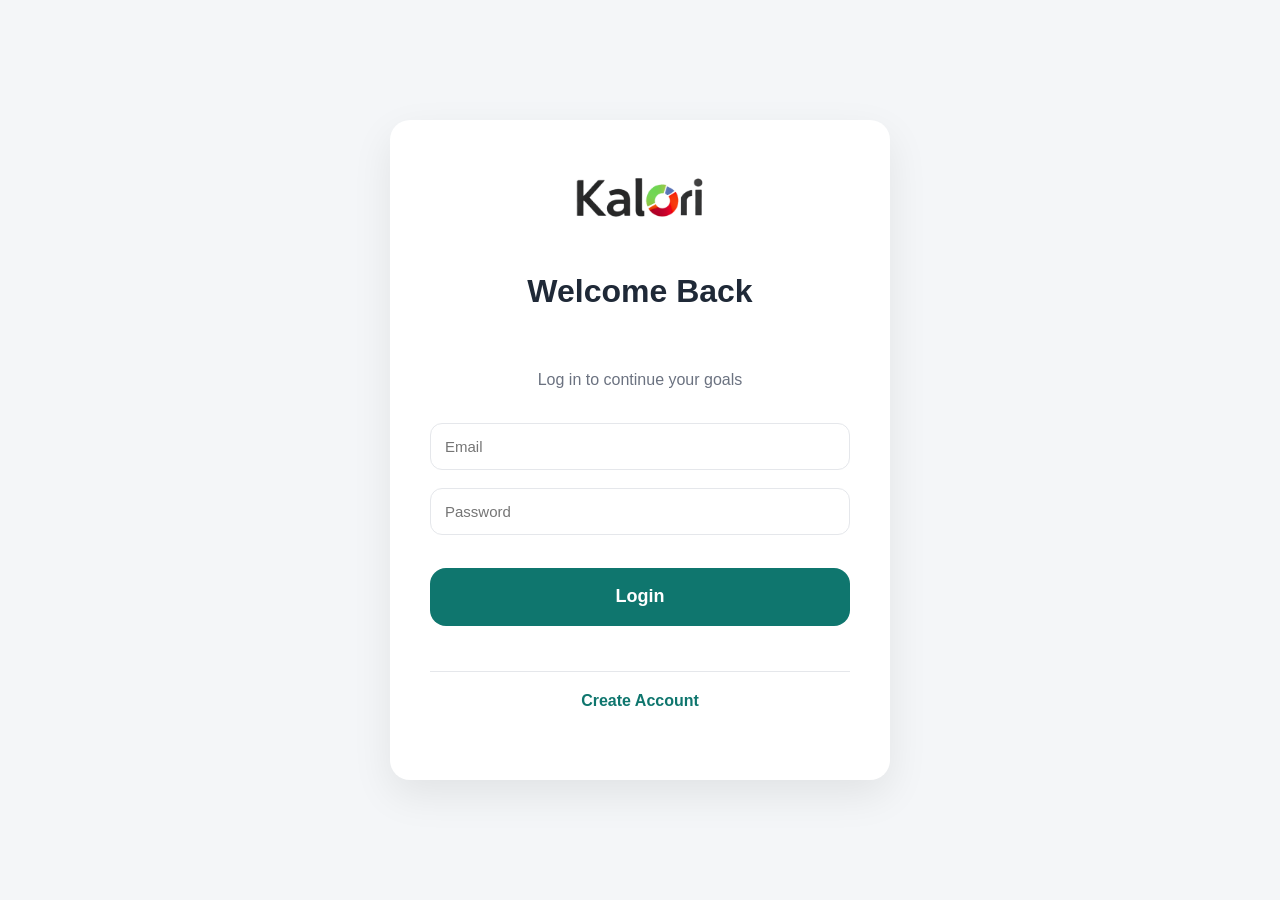
<file: index.html>
<!DOCTYPE html>
<html lang="en">
<head>
  <meta charset="UTF-8">
  <meta name="viewport" content="width=device-width, initial-scale=1.0">
  <title>Calories Tracker</title>
  <link rel="stylesheet" href="styles.css">
</head>

<body class="auth-page">

  <main class="auth-container">
    <div class="auth-card">

       <img src="/assets/logo.png" class="auth-logo" alt="Kalori Logo">

    <h1 class="auth-title">Welcome Back</h1>
    <p class="auth-sub">Log in to continue your goals</p>


      <form onsubmit="event.preventDefault(); login();">
        <input type="email" id="email" placeholder="Email" required>
        <input type="password" id="password" placeholder="Password" required>

        <button class="primary-btn" type="submit">Login</button>
      </form>

     <a href="/signup.html" class="auth-link">
  Create Account
</a>


      <div id="status" class="auth-status"></div>

    </div>
  </main>

<script type="module" src="./js/login.js"></script>
</body>
</html>
</file>
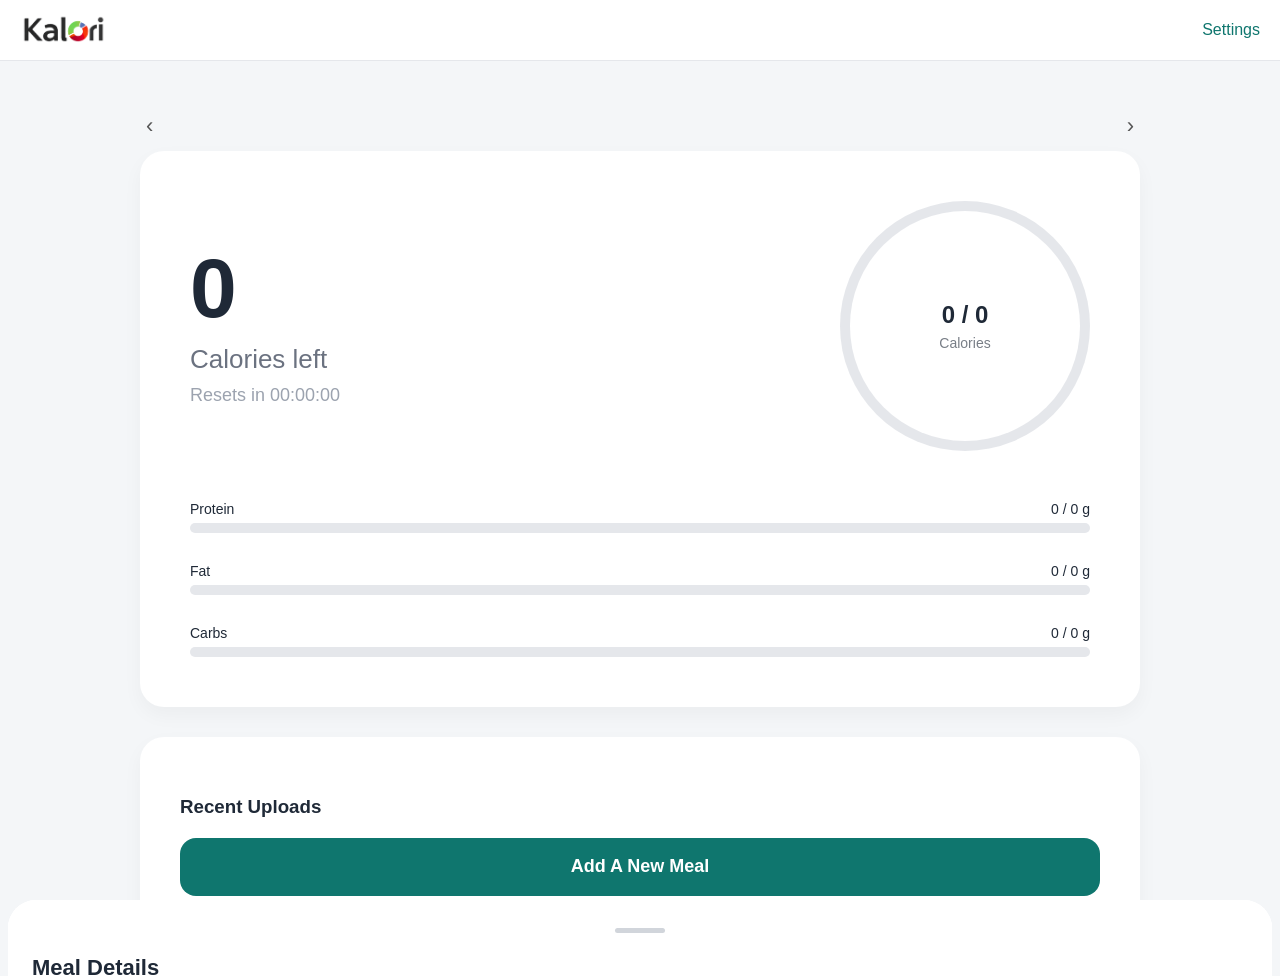
<file: dashboard.html>
<!DOCTYPE html>
<html lang="en">
<head>
  <meta charset="UTF-8" />
  <meta name="viewport" content="width=device-width, initial-scale=1.0" />
  <title>Dashboard</title>
  <link rel="stylesheet" href="styles.css" />
</head>

<body>

  <!-- TOP BAR -->
  <header class="top-bar">
  <div class="top-left">
  <img src="/assets/logo.png" class="header-logo" alt="Logo">
</div>
    <a href="settings.html" class="settings-link">Settings</a>
  </header>

  <main class="container">

  <!-- WEEK STRIP -->
 <div class="week-nav">
  <button id="prevWeekBtn" class="week-arrow">‹</button>
  <div id="weekStrip" class="week-strip"></div>
  <button id="nextWeekBtn" class="week-arrow">›</button>
</div>

  <!-- TOP SECTION (Circle + Summary Side by Side) -->
  <div class="top-section card">

  <!-- TOP ROW -->
  <div class="top-row">

    <div class="goal-main">
      <div id="goalBigNumber" class="goal-big">0</div>
      <div id="goalLabel" class="goal-label">Calories left</div>
      <div id="goalSubtext" class="goal-reset">Resets in 00:00:00</div>
    </div>

    <div class="ring-wrapper">
      <div id="caloriesRing" class="ring">
        <div class="ring-inner">
          <div id="ringNumber" class="ring-number">0 / 0</div>
          <div class="ring-label">Calories</div>
        </div>
      </div>
    </div>

  </div> <!-- END top-row -->


  <!-- MACROS BELOW (OUTSIDE top-row) -->
  <div class="macro-bars">

    <div class="macro-bar">
      <div class="macro-header">
        <span>Protein</span>
        <span id="proteinLabel">0 / 0 g</span>
      </div>
      <div class="bar-bg">
        <div class="bar-fill protein-fill" id="proteinBar"></div>
      </div>
    </div>

    <div class="macro-bar">
      <div class="macro-header">
        <span>Fat</span>
        <span id="fatLabel">0 / 0 g</span>
      </div>
      <div class="bar-bg">
        <div class="bar-fill fat-fill" id="fatBar"></div>
      </div>
    </div>

    <div class="macro-bar">
      <div class="macro-header">
        <span>Carbs</span>
        <span id="carbsLabel">0 / 0 g</span>
      </div>
      <div class="bar-bg">
        <div class="bar-fill carbs-fill" id="carbsBar"></div>
      </div>
    </div>

  </div>

</div>

  </div>

  <!-- DAILY LOG -->
  <section class="card">
    <h3>Recent Uploads</h3>
    <ul id="foodEntries"></ul>
    <button id="newEntryBtn" class="primary-btn">Add A New Meal</button>
  </section>

</main>


  <div id="sheetOverlay" class="sheet-overlay"></div>

  <div id="mealSheet" class="bottom-sheet">
    <div class="sheet-handle"></div>

    <div class="sheet-content">
      <h3>New Meal</h3>

      <input id="mealName" placeholder="What did you eat?" />

      <div class="sheet-actions">
        <button id="cancelMeal" class="secondary-btn">Cancel</button>
        <button id="saveMealBtn" class="primary-btn">Save</button>
      </div>
    </div>
  </div>



<!-- ===========================
     INGREDIENT EDIT SHEET
=========================== -->

<div id="ingredientEditSheet" class="bottom-sheet">
  <div class="sheet-handle"></div>

<div class="sheet-content">
  <h3>Edit Ingredient</h3>

  <div class="form-group">
    <label>Ingredient Name</label>
    <input id="ingredientName" type="text" />
  </div>

  <div class="form-group">
    <label>Quantity</label>
    <input id="ingredientQuantity" type="number" step="0.01" />
  </div>

  <p class="section-label">Per 1 Unit Nutrition</p>

  <div class="macro-input-grid">
    <div class="form-group">
      <label>Calories</label>
      <input id="ingredientCalories" type="number" step="0.01" />
    </div>

    <div class="form-group">
      <label>Protein (g)</label>
      <input id="ingredientProtein" type="number" step="0.01" />
    </div>

    <div class="form-group">
      <label>Carbs (g)</label>
      <input id="ingredientCarbs" type="number" step="0.01" />
    </div>

    <div class="form-group">
      <label>Fat (g)</label>
      <input id="ingredientFat" type="number" step="0.01" />
    </div>
  </div>

  <div class="sheet-actions">
    <button id="deleteIngredientBtn" class="secondary-btn">Delete</button>
    <button id="cancelIngredientBtn" class="secondary-btn">Cancel</button>
    <button id="saveIngredientBtn" class="primary-btn">Save</button>
  </div>
</div>
</div>




<div id="mealDetailSheet" class="bottom-sheet">
  <div class="sheet-handle"></div>

  <div class="sheet-content">
    <h3>Meal Details</h3>

    <div id="mealDetailList"></div>
<button id="addIngredientBtn" class="add-ingredient-btn">
  + Add Ingredient
</button>
    <div class="sheet-actions">
      <button id="closeMealDetail" class="primary-btn">Close</button>
    </div>
  </div>
</div>


  <script type="module" src="app.js"></script>

</body>
</html>
</file>
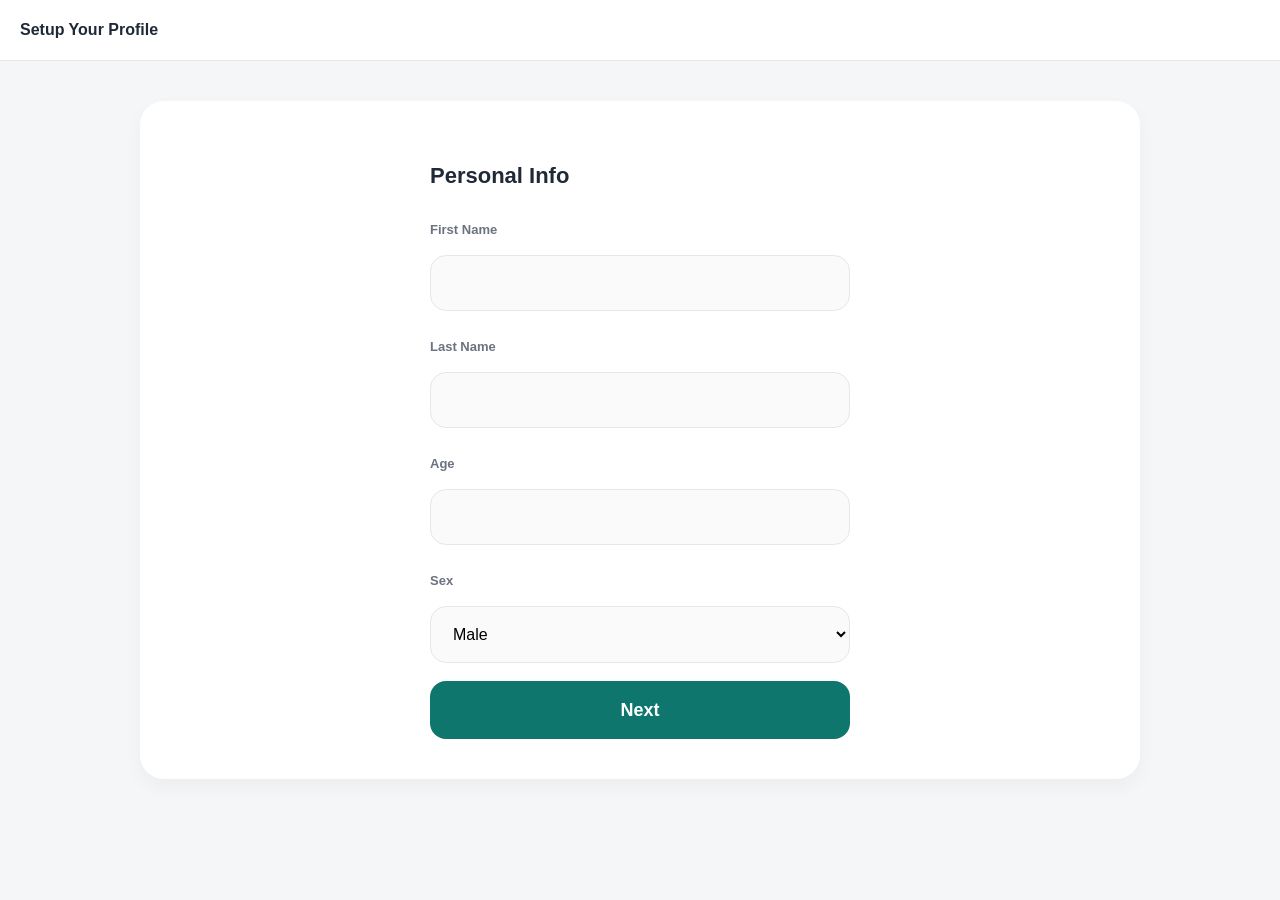
<file: onboarding.html>
<!DOCTYPE html>
<html lang="en">
<head>
  <meta charset="UTF-8">
  <meta name="viewport" content="width=device-width, initial-scale=1.0">
  <title>Onboarding</title>
  <link rel="stylesheet" href="styles.css">
</head>
<body>
<header class="top-bar onboarding-header">
  <div>Setup Your Profile</div>
</header>

  <main class="container">
    <div class="card">
      <form id="onboardingForm">

        <!-- Step 1: Personal Info -->
        <div class="step" id="step-1">
          <h3>Personal Info</h3>
          <label>First Name</label>
          <input type="text" id="firstName" required>

          <label>Last Name</label>
          <input type="text" id="lastName" required>

          <label>Age</label>
          <input type="number" id="age" required>

          <label>Sex</label>
          <select id="sex">
            <option value="male">Male</option>
            <option value="female">Female</option>
          </select>

          <button type="button" onclick="nextStep(2)" class="primary-btn">Next</button>
        </div>

        <!-- Step 2: Body Info -->
        <div class="step" id="step-2" style="display:none;">
          <h3>Body Info</h3>

          <label>Height (cm)</label>
          <input type="number" id="height" placeholder="e.g., 170" required>
  

         <label>Weight (kg)</label>
        <input type="number" id="weight" required>

          
          
          <label>Activity Level</label>
          <select id="activityMultiplier">
            <option value="1.2">Sedentary</option>
            <option value="1.35">Light Activity</option>
            <option value="1.55">Moderate</option>
            <option value="1.75">Very Active</option>
          </select>
          

          <button type="button" onclick="nextStep(3)" class="primary-btn">Next</button>
        </div>

        <!-- Step 3: Goal -->
        <div class="step" id="step-3" style="display:none;">
          <h3>Your Goal</h3>
          <select id="goal">
           <option value="lose">Lose weight</option>
            <option value="maintain">Maintain weight</option>
            <option value="gain">Gain weight</option>

          </select>

          <div id="weightloss_box" style="display:none;">
            <label>Weight Loss Speed</label>
            <select id="weightLossSpeed">
              <option value="slow">Slow</option>
              <option value="moderate">Moderate</option>
              <option value="aggressive">Aggressive</option>
            </select>
          </div>

          <button type="button" onclick="finishOnboarding()" class="primary-btn">Finish</button>
        </div>

      </form>
    </div>
  </main>

  <script type="module" src="./js/onboarding.js"></script>
</body>
</html>
</file>
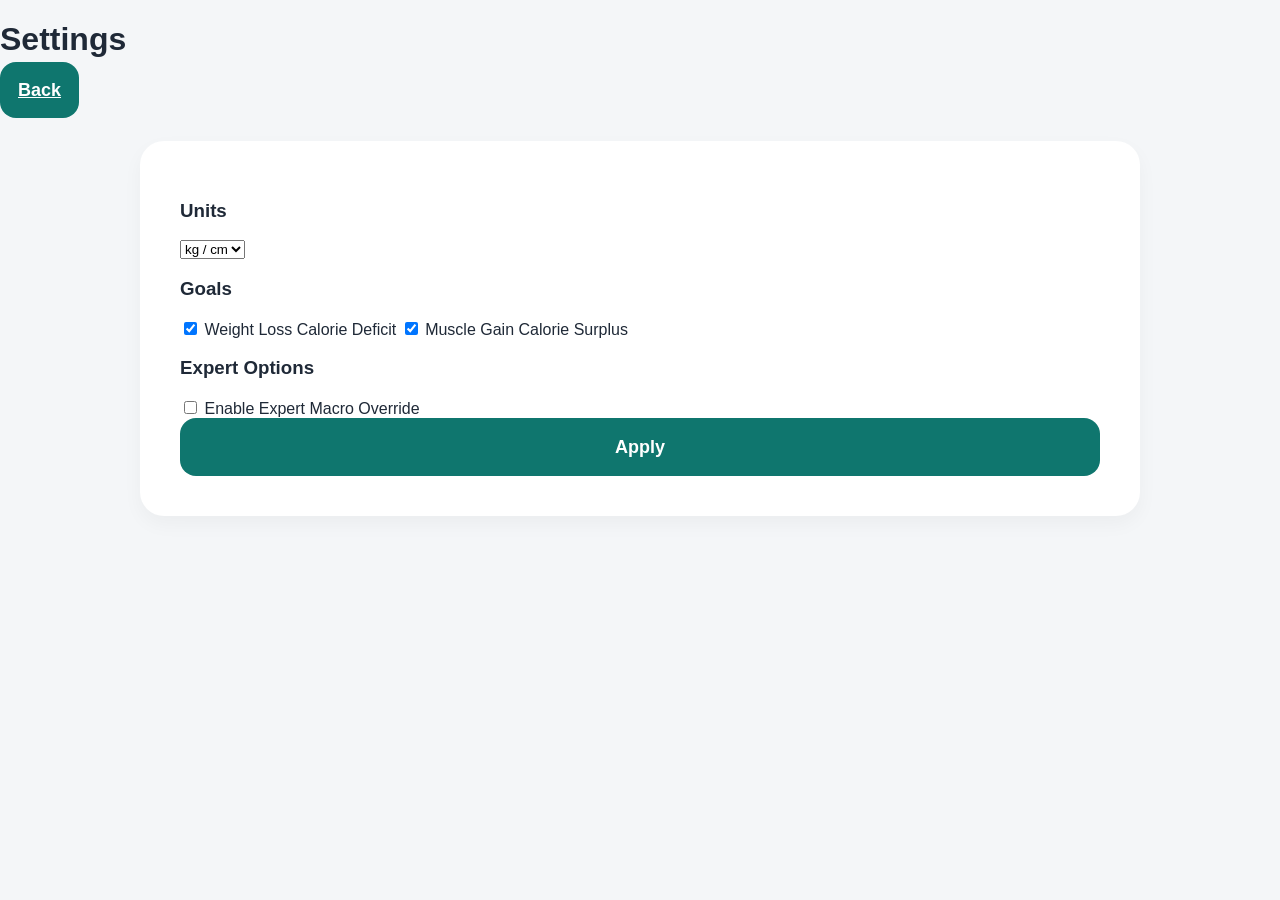
<file: settings.html>
<!DOCTYPE html>
<html lang="en">
<head>
  <meta charset="UTF-8">
  <meta name="viewport" content="width=device-width, initial-scale=1.0">
  <title>Settings</title>
  <link rel="stylesheet" href="styles.css">
</head>
<body>
  <header class="navbar">
    <h1>Settings</h1>
    <a href="dashboard.html" class="primary-btn">Back</a>
  </header>

  <main class="container">
    <div class="card">
      <form id="settingsForm">

        <!-- Units -->
        <h3>Units</h3>
        <select id="unitSelect">
          <option value="metric">kg / cm</option>
          <option value="imperial">lb / ft</option>
        </select>

        <!-- Goal Toggles -->
        <h3>Goals</h3>
        <label class="toggle">
          <input type="checkbox" id="deficitToggle">
          <span>Weight Loss Calorie Deficit</span>
        </label>

        <label class="toggle">
          <input type="checkbox" id="surplusToggle">
          <span>Muscle Gain Calorie Surplus</span>
        </label>

        <!-- Expert Macro Override -->
        <h3>Expert Options</h3>
        <label class="toggle">
          <input type="checkbox" id="expertToggle">
          <span>Enable Expert Macro Override</span>
        </label>

        <!-- Apply / Save -->
        <button type="submit" class="primary-btn">Apply</button>

      </form>
    </div>
  </main>

  <script type="module" src="./js/settings.js"></script>
</body>
</html>
</file>
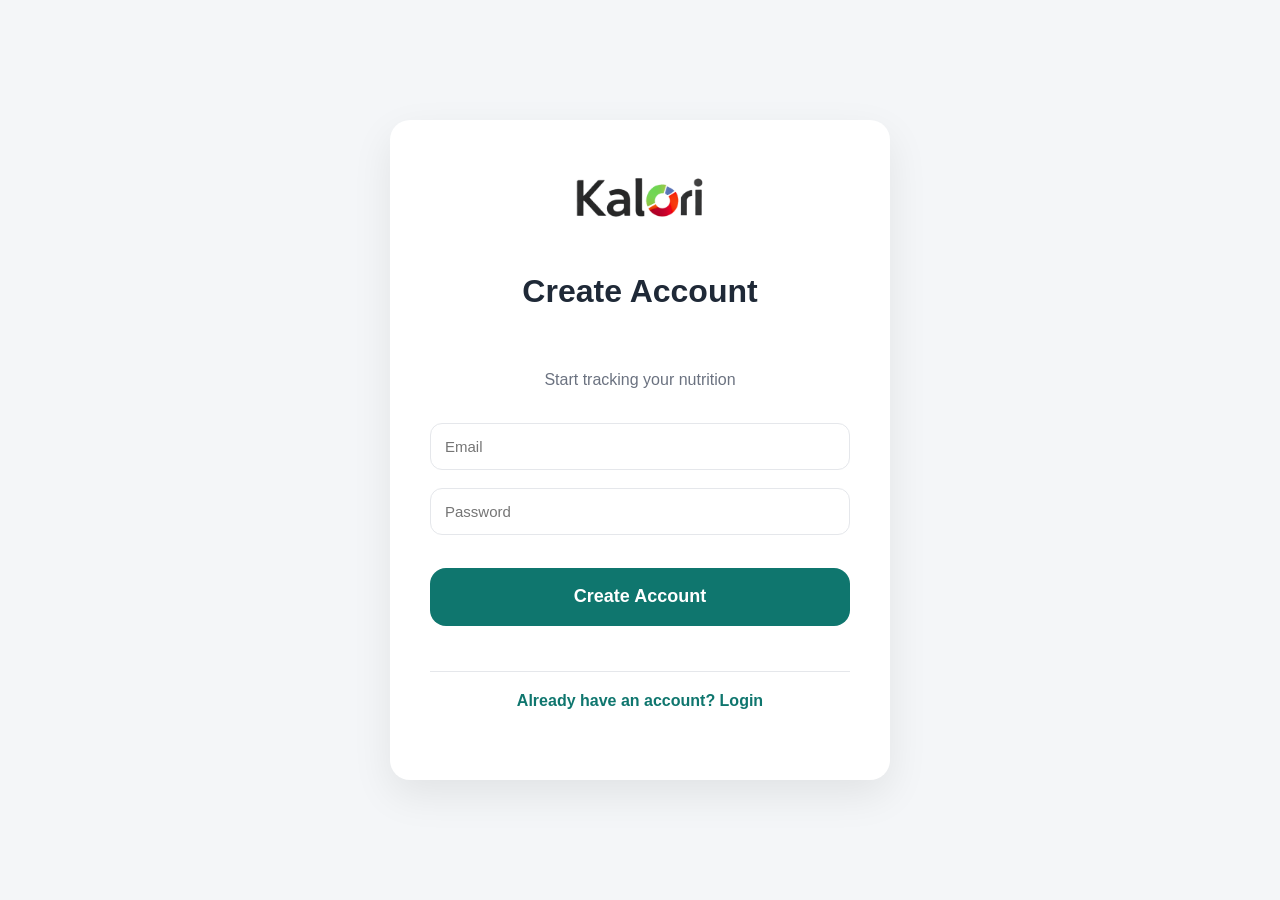
<file: signup.html>
<!DOCTYPE html>
<html lang="en">
<head>
  <meta charset="UTF-8">
  <meta name="viewport" content="width=device-width, initial-scale=1.0">
  <title>Create Account</title>
  <link rel="stylesheet" href="styles.css">
</head>
<body class="auth-page">

  <main class="auth-container">
    <div class="auth-card">
  <img src="/assets/logo.png" class="auth-logo" alt="Calorie Tracker Logo">

      <h1 class="auth-title">Create Account</h1>
      <p class="auth-sub">Start tracking your nutrition</p>

      <form onsubmit="event.preventDefault(); signup();">
        <input type="email" id="email" placeholder="Email" required>
        <input type="password" id="password" placeholder="Password" required>

        <button class="primary-btn" type="submit">Create Account</button>
      </form>

      <a href="/" class="auth-link">
        Already have an account? Login
      </a>

      <div id="status" class="auth-status"></div>

    </div>
  </main>

<script type="module" src="./js/login.js"></script>
</body>
</html>
</file>
<file: styles.css>
/* ========================================
   ROOT THEME VARIABLES
======================================== */

:root {
  --primary: #0f766e;
  --primary-light: #ecfdf5;
  --protein: #e05d52;
  --fat: #4f7bd9;
  --carbs: #3ca374;
  --bg: #f4f6f8;
  --card-bg: #ffffff;
  --border: #e5e7eb;
  --text-dark: #1f2937;
  --text-muted: #6b7280;
}

/* ========================================
   BASE
======================================== */

html, body {
  width: 100%;
  overflow-x: hidden;
}

body {
  margin: 0;
  font-family: -apple-system, BlinkMacSystemFont, "Segoe UI", sans-serif;
  background: var(--bg);
  color: var(--text-dark);
}

.container {
  width: 92%;
  max-width: 1000px;
  margin: 40px auto;
}

/* ========================================
   TOP BAR
======================================== */

.top-bar {
  height: 60px;
  background: var(--card-bg);
  border-bottom: 1px solid var(--border);
  display: flex;
  justify-content: space-between;
  align-items: center;
  padding: 0 20px;
  font-weight: 600;
}

.settings-link {
  text-decoration: none;
  color: var(--primary);
  font-weight: 500;
}

.header-logo {
  height: 32px;
}

/* ========================================
   CARDS
======================================== */

.card {
  background: var(--card-bg);
  border-radius: 24px;
  padding: 40px;
  box-shadow: 0 8px 20px rgba(0,0,0,0.04);
  margin-bottom: 30px;
}

/* ========================================
   BUTTONS
======================================== */

.primary-btn {
  background: var(--primary);
  color: white;
  border: none;
  width: 100%;
  height: 58px;
  padding: 18px;
  border-radius: 16px;
  font-size: 18px;
  font-weight: 600;
  cursor: pointer;
}

.primary-btn:hover {
  opacity: 0.9;
}

.secondary-btn {
  background: none;
  border: 1px solid var(--border);
  width: 100%;
  height: 58px;
  padding: 16px;
  border-radius: 16px;
  cursor: pointer;
}

/* ========================================
   WEEK STRIP
======================================== */

.week-strip {
  display: flex;
  width: 100%;
  gap: 6px;
  margin: 20px 0 30px;
}

.week-day {
  flex: 1;
  min-width: 0;
  display: flex;
  flex-direction: column;
  align-items: center;
  justify-content: center;
  padding: 12px 4px;
  border-radius: 18px;
  border: 1px solid var(--border);
  background: var(--card-bg);
  font-weight: 500;
  transition: all 0.2s ease;
}

.week-day.clickable:hover {
  background: #f8fafc;
}

.week-day.locked {
  opacity: 0.35;
  pointer-events: none;
}

.week-day.selected {
  background: #1e7f73;
  color: white;
  border: none;
  box-shadow: 0 6px 18px rgba(15,118,110,0.25);
  opacity: 1;
}

.week-day.today-outline {
  border: 2px solid #1e7f73;
  background: white;
  color: #1e7f73;
}

.week-day.view-only {
  opacity: 0.5;
}

.week-day.future {
  opacity: 0.3;
  pointer-events: none;
}

/* ========================================
   DASHBOARD TOP SECTION
======================================== */

.top-section {
  padding: 50px;
}

.top-row,
.dashboard-top {
  display: flex;
  justify-content: space-between;
  align-items: center;
  gap: 60px;
  margin-bottom: 50px;
}

.goal-main {
  flex: 1;
  display: flex;
  flex-direction: column;
  justify-content: center;
}

.goal-big {
  font-size: 84px;
  font-weight: 800;
  line-height: 1;
  letter-spacing: -2px;
}

.goal-label {
  font-size: 26px;
  margin-top: 14px;
  color: var(--text-muted);
}

.goal-reset {
  font-size: 18px;
  margin-top: 10px;
  color: #9ca3af;
}

/* ========================================
   RING (REFINED PREMIUM)
======================================== */

.ring-wrapper {
  position: relative;
  width: 250px;
  height: 250px;
  flex-shrink: 0;
}

.ring {
  position: relative;
  width: 100%;
  height: 100%;
  border-radius: 50%;
  background: conic-gradient(var(--primary) 0%, var(--border) 0%);
}

.ring::after {
  content: "";
  position: absolute;
  inset: 10px;   /* ⬅ thinner ring (was 18px) */
  background: var(--card-bg);
  border-radius: 50%;
  z-index: 1;
}

.ring-inner {
  position: absolute;
  inset: 0;
  display: flex;
  flex-direction: column;
  justify-content: center;
  align-items: center;
  z-index: 2;
  text-align: center;
}

.ring-number {
  font-weight: 700;
  font-size: 24px;   /* slightly larger now that there's room */
}

.ring-label {
  font-size: 14px;
  opacity: 0.6;
  margin-top: 6px;
}


.calories-text {
  position: absolute;
  inset: 0;
  display: flex;
  align-items: center;
  justify-content: center;
  font-weight: 600;
  font-size: 20px;
}

/* ========================================
   MACRO BARS
======================================== */

.macro-bars {
  display: flex;
  flex-direction: column;
  gap: 30px;
}

.macro-header {
  display: flex;
  justify-content: space-between;
  font-size: 14px;
  margin-bottom: 6px;
}

.bar-bg {
  width: 100%;
  height: 10px;
  background: var(--border);
  border-radius: 20px;
  overflow: hidden;
}

.bar-fill {
  height: 100%;
  width: 0%;
  border-radius: 20px;
  transition: width 0.4s ease;
}

.protein-fill { background: var(--protein); }
.fat-fill { background: var(--fat); }
.carbs-fill { background: var(--carbs); }

/* ========================================
   DAILY FOOD LOG
======================================== */

#foodEntries {
  list-style: none;
  padding: 0;
  margin: 20px 0;
}

.meal-row {
  display: flex;
  justify-content: space-between;
  padding: 14px 0;
  border-bottom: 1px solid var(--border);
}

.meal-name {
  font-weight: 500;
  text-transform: uppercase;
  font-size: 13px;
  letter-spacing: 0.03em;
}

.meal-macros {
  font-size: 13px;
  font-weight: 600;
   display: flex;
  gap: 14px;
}

.macro-protein { color: var(--protein); padding:0 10px 0 0; }
.macro-fat { color: var(--fat); padding:0 10px 0 0;}
.macro-carbs { color: var(--carbs); padding:0 10px 0 0;}

.delete-btn {
  background: none;
  border: none;
  cursor: pointer;
  color: var(--text-muted);
}

.delete-btn:hover {
  color: var(--protein);
}

/* ========================================
   AUTH PAGE
======================================== */

.auth-page {
  display: flex;
  justify-content: center;
  align-items: center;
  height: 100vh;
  background: var(--bg);
}

.auth-container {
  width: 100%;
  display: flex;
  justify-content: center;
}

.auth-card {
  background: white;
  padding: 50px 40px;
  border-radius: 20px;
  width: 100%;
  max-width: 420px;
  box-shadow: 0 15px 40px rgba(0,0,0,0.08);
  display: flex;
  flex-direction: column;
  gap: 20px;
}

.auth-title {
  font-size: 32px;
  font-weight: 700;
  text-align: center;
}

.auth-sub {
  text-align: center;
  color: var(--text-muted);
  margin-bottom: 10px;
  line-height: 1.6;
}

.auth-card input {
  padding: 14px;
  border-radius: 12px;
  border: 1px solid var(--border);
  font-size: 15px;
}

.auth-card input:focus {
  outline: none;
  border-color: var(--primary);
}

.auth-card form {
  display: flex;
  flex-direction: column;
  gap: 18px;
}

.auth-card .primary-btn {
  margin-top: 15px;
}

.auth-status {
  text-align: center;
  font-size: 14px;
  color: var(--protein);
}

.auth-link {
  text-align: center;
  font-weight: 600;
  color: var(--primary);
  text-decoration: none;
  margin-top: 25px;
  padding-top: 20px;
  border-top: 1px solid var(--border);
  display: block;
}

.auth-link:hover {
  opacity: 0.8;
}

.auth-logo {
  width: 140px;
  margin: 0 auto 10px auto;
  display: block;
}

/* ========================================
   ONBOARDING
======================================== */

#onboardingForm {
  display: flex;
  flex-direction: column;
  gap: 30px;
  max-width: 420px;
  margin: 0 auto;
}

.step {
  display: flex;
  flex-direction: column;
  gap: 18px;
}

.step h3 {
  font-size: 22px;
  font-weight: 700;
  margin-bottom: 5px;
}

.step label {
  font-size: 13px;
  font-weight: 600;
  color: var(--text-muted);
  margin-top: 10px;
}

.step input,
.step select {
  padding: 18px;
  border-radius: 16px;
  border: 1px solid var(--border);
  font-size: 16px;
  background: #fafafa;
  width: 100%;
  box-sizing: border-box;
}

.step input:focus,
.step select:focus {
  outline: none;
  border-color: var(--primary);
  background: white;
  box-shadow: 0 0 0 3px rgba(15,118,110,0.08);
}

/* ========================================
   BOTTOM SHEET
======================================== */

.sheet-overlay {
  position: fixed;
  inset: 0;
  background: rgba(0,0,0,0.35);
  backdrop-filter: blur(8px);
  opacity: 0;
  pointer-events: none;
  transition: opacity 0.25s ease;
  z-index: 100;
}

.sheet-overlay.open {
  opacity: 1;
  pointer-events: auto;
}

.bottom-sheet {
  position: fixed;
  left: 8px;
  right: 8px;
  bottom: 0;
  background: white;
  border-radius: 28px 28px 0 0;
  padding: 28px 24px 32px;
  transform: translateY(100%);
  transition: transform 0.35s cubic-bezier(.22,1,.36,1);
  z-index: 200;
  box-sizing: border-box;
  max-width: 100%;
}

.bottom-sheet.open {
  transform: translateY(0);
}

.sheet-handle {
  width: 50px;
  height: 5px;
  background: #d1d5db;
  border-radius: 10px;
  margin: 0 auto 20px;
}

.sheet-content h3 {
  font-size: 22px;
  font-weight: 700;
  margin-bottom: 20px;
}

.bottom-sheet input {
  width: 100%;
  padding: 18px;
  border-radius: 16px;
  border: 1px solid var(--border);
  font-size: 16px;
  background: #fafafa;
  box-sizing: border-box;
}

.bottom-sheet input:focus {
  outline: none;
  border-color: var(--primary);
  background: white;
  box-shadow: 0 0 0 3px rgba(15,118,110,0.08);
}

.macro-input-grid {
  display: grid;
  grid-template-columns: 1fr 1fr;
  gap: 14px;
  margin-top: 14px;
}

.sheet-actions {
  display: flex;
  flex-direction: column;
  gap: 12px;
  margin-top: 26px;
}

.sheet-actions .secondary-btn {
  height: 52px;
  font-weight: 500;
}

.sheet-actions .primary-btn {
  height: 56px;
  font-size: 18px;
}

/* ========================================
   WEEK NAV
======================================== */

.week-nav {
  display: flex;
  align-items: center;
  gap: 8px;
}

.week-arrow {
  background: none;
  border: none;
  font-size: 22px;
  cursor: pointer;
  color: #555;
}

.week-arrow:hover {
  color: #000;
}

/* ========================================
   RESPONSIVE
======================================== */

@media (max-width: 768px) {

  .top-row,
  .dashboard-top {
    flex-direction: row;
    align-items: center;
    justify-content: space-between;
    gap: 20px;
  }

  .goal-big { font-size: 48px; }
  .goal-label { font-size: 18px; }
  .goal-reset { font-size: 14px; }

  .ring-wrapper {
    width: 190px;
    height: 190px;
  }

  .calories-text { font-size: 14px; }

  .week-arrow {
    display: none;
  }
}

/* ========================================
   INGREDIENT FORM REFINEMENT
======================================== */

.form-group {
  display: flex;
  flex-direction: column;
  gap: 6px;
  margin-bottom: 14px;
}

.form-group label {
  font-size: 13px;
  font-weight: 600;
  color: var(--text-muted);
}

.section-label {
  font-size: 13px;
  font-weight: 700;
  color: var(--text-muted);
  margin: 16px 0 6px;
  text-transform: uppercase;
  letter-spacing: 0.05em;
}
</file>
